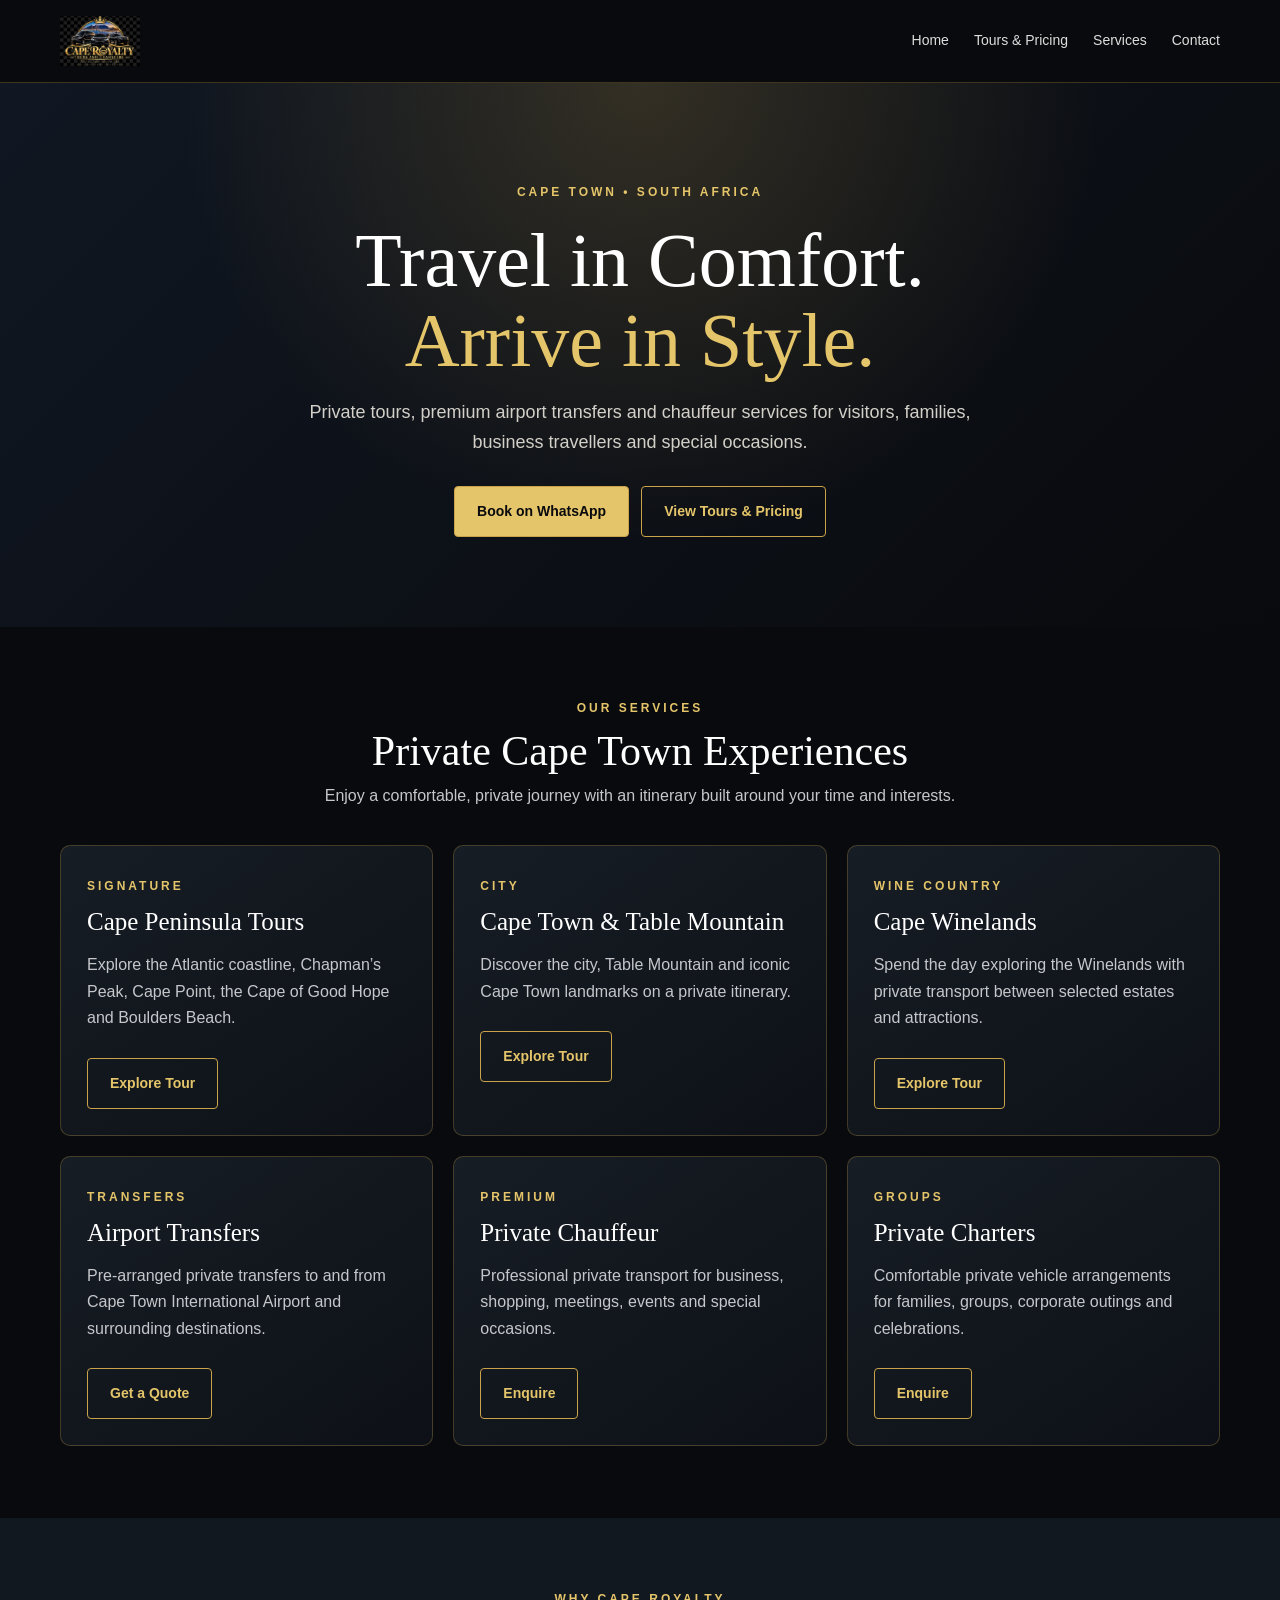
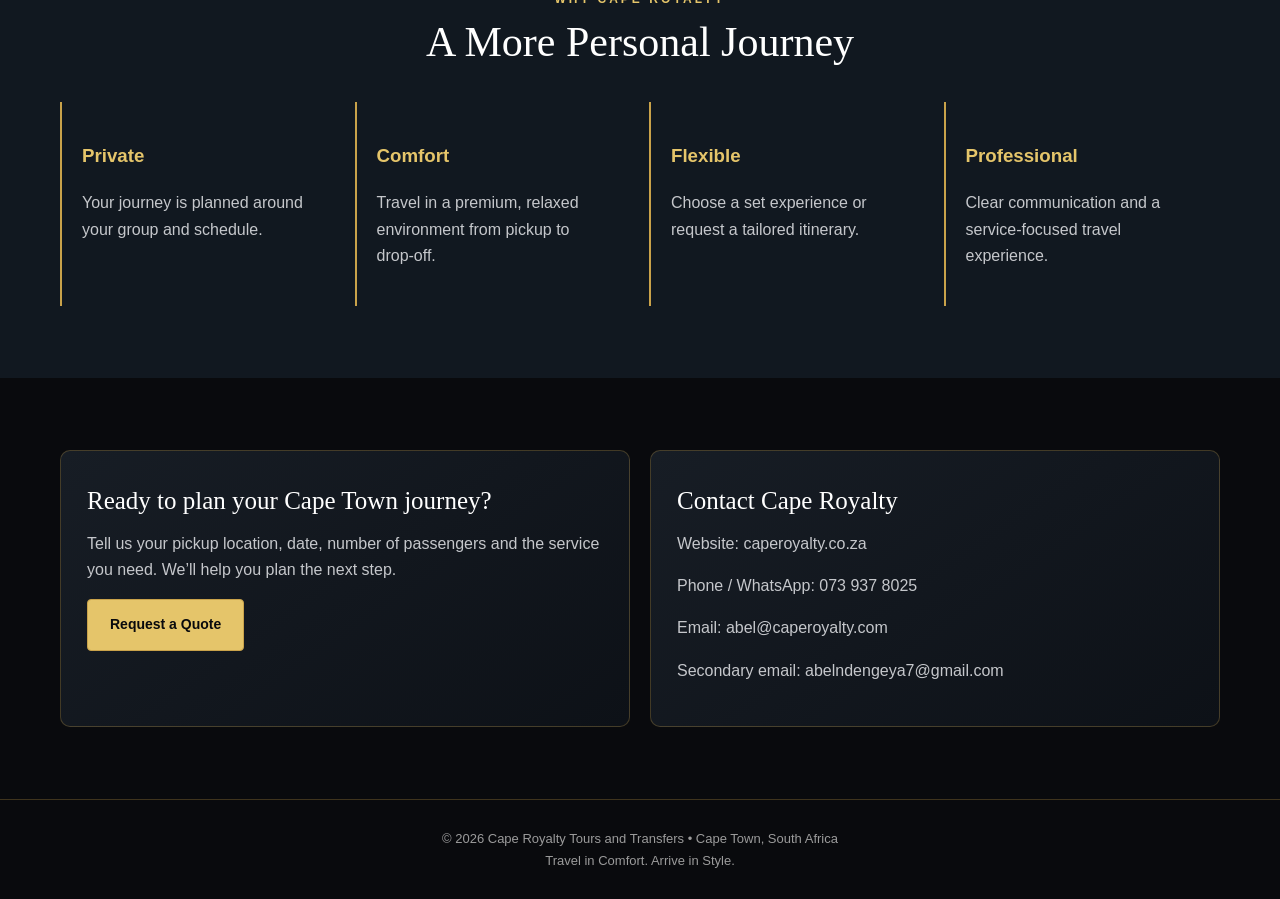
<file: index.html>
<!DOCTYPE html>
<html lang="en"><head><meta charset="UTF-8"><meta name="viewport" content="width=device-width,initial-scale=1.0">
<title>Cape Royalty Tours and Transfers | Cape Town</title>
<meta name="description" content="Cape Royalty Tours and Transfers offers private Cape Town tours, airport transfers and chauffeur services.">
  <meta name="google-site-verification" content="u1oE7fzO0RrzIOV74eNMvniy3OuHNX-m826Olf2cWMs" /><meta name="google-site-verification" content="u1oE7fzO0RrzIOV74eNMvniy3OuHNX-m826Olf2cWMs" /><meta name="google-site-verification" content="u1oE7fzO0RrzIOV74eNMvniy3OuHNX-m826Olf2cWMs" /><meta name="google-site-verification" content="u1oE7fzO0RrzIOV74eNMvniy3OuHNX-m826Olf2cWMs" /><meta name="google-site-verification" content="u1oE7fzO0RrzIOV74eNMvniy3OuHNX-m826Olf2cWMs" />
  
<style>
:root{--gold:#c9a24a;--gold2:#e5c56a;--ink:#090a0d;--panel:#151a21;--muted:#c5c7cb;--line:rgba(201,162,74,.28)}*{box-sizing:border-box}html{scroll-behavior:smooth}body{margin:0;background:var(--ink);color:#fff;font:16px/1.65 Arial,Helvetica,sans-serif}a{color:inherit;text-decoration:none}.wrap{width:min(1160px,92%);margin:auto}.nav{border-bottom:1px solid var(--line);background:#090a0d}.navin{min-height:82px;display:flex;align-items:center;justify-content:space-between;gap:20px}.brand{display:flex;align-items:center;gap:12px;color:var(--gold2);font-family:Georgia,serif;font-size:20px;letter-spacing:2px}.brand small{display:block;color:#fff;font:10px Arial;letter-spacing:3px}.links{display:flex;gap:25px;color:#ddd;font-size:14px}.links a:hover{color:var(--gold2)}.hero{padding:100px 0 90px;text-align:center;background:radial-gradient(circle at 50% 0,rgba(201,162,74,.2),transparent 55%),linear-gradient(135deg,#101722,#090a0d)}.eyebrow,.tag{color:var(--gold2);font-size:12px;letter-spacing:3px;text-transform:uppercase;font-weight:bold}.hero h1{font:clamp(42px,7vw,76px)/1.05 Georgia,serif;margin:18px 0}.gold{color:var(--gold2)}.hero p{max-width:720px;margin:0 auto 28px;color:#d3d0c9;font-size:18px}.actions{display:flex;justify-content:center;gap:12px;flex-wrap:wrap}.btn{display:inline-block;padding:13px 22px;border:1px solid var(--gold);border-radius:4px;font-weight:bold;font-size:14px}.btn-gold{background:var(--gold2);color:#090a0d}.btn-outline{color:var(--gold2)}.section{padding:72px 0}.dark{background:#111820}.section-head{text-align:center;margin:0 auto 36px}.section-head h2{font:42px Georgia,serif;margin:8px 0}.section-head p{max-width:700px;margin:auto;color:var(--muted)}.grid{display:grid;grid-template-columns:repeat(3,1fr);gap:20px}.card,.panel{background:linear-gradient(145deg,#171d25,#0d1117);border:1px solid var(--line);border-radius:10px;padding:26px}.card h3,.panel h3{font:25px Georgia,serif;margin:10px 0}.card p,.panel p{color:#c5c7cb}.card .btn{margin-top:10px}.features{display:grid;grid-template-columns:repeat(4,1fr);gap:18px}.feature{padding:20px;border-left:2px solid var(--gold)}.feature h3{color:var(--gold2)}.feature p{color:var(--muted)}.two{display:grid;grid-template-columns:1fr 1fr;gap:20px}.footer{padding:28px 0;text-align:center;color:#9b9b9b;border-top:1px solid var(--line);font-size:13px}
@media(max-width:760px){.links{display:none}.hero{padding:70px 0}.grid,.features,.two{grid-template-columns:1fr}.section{padding:54px 0}.section-head h2{font-size:34px}}
</style></head>
<body>
<nav class="nav"><div class="wrap navin"><a class="brand" href="index.html"><img style="height:50px;width:auto;display:block"src="cape-royalty-logo.png.jpeg"alt="Cape Royalty Tours and Transferes"class-brand-logo"style="height:48px;width:auto;display:block"></a><div class="links"><a href="index.html">Home</a><a href="pricing.html">Tours & Pricing</a><a href="#services">Services</a><a href="#contact">Contact</a></div></div></nav>
<header class="hero"><div class="wrap"><div class="eyebrow">Cape Town • South Africa</div><h1>Travel in Comfort.<br><span class="gold">Arrive in Style.</span></h1><p>Private tours, premium airport transfers and chauffeur services for visitors, families, business travellers and special occasions.</p><div class="actions"><a class="btn btn-gold" href="https://wa.me/27739378025?text=Hello%20Cape%20Royalty%2C%20I%20would%20like%20to%20make%20an%20enquiry.">Book on WhatsApp</a><a class="btn btn-outline" href="pricing.html">View Tours & Pricing</a></div></div></header>
<section class="section" id="services"><div class="wrap"><div class="section-head"><div class="eyebrow">Our Services</div><h2>Private Cape Town Experiences</h2><p>Enjoy a comfortable, private journey with an itinerary built around your time and interests.</p></div>
<div class="grid">
<div class="card"><span class="tag">Signature</span><h3>Cape Peninsula Tours</h3><p>Explore the Atlantic coastline, Chapman’s Peak, Cape Point, the Cape of Good Hope and Boulders Beach.</p><a class="btn btn-outline" href="pricing.html#peninsula">Explore Tour</a></div>
<div class="card"><span class="tag">City</span><h3>Cape Town & Table Mountain</h3><p>Discover the city, Table Mountain and iconic Cape Town landmarks on a private itinerary.</p><a class="btn btn-outline" href="pricing.html#city">Explore Tour</a></div>
<div class="card"><span class="tag">Wine Country</span><h3>Cape Winelands</h3><p>Spend the day exploring the Winelands with private transport between selected estates and attractions.</p><a class="btn btn-outline" href="pricing.html#winelands">Explore Tour</a></div>
<div class="card"><span class="tag">Transfers</span><h3>Airport Transfers</h3><p>Pre-arranged private transfers to and from Cape Town International Airport and surrounding destinations.</p><a class="btn btn-outline" href="pricing.html#airport">Get a Quote</a></div>
<div class="card"><span class="tag">Premium</span><h3>Private Chauffeur</h3><p>Professional private transport for business, shopping, meetings, events and special occasions.</p><a class="btn btn-outline" href="https://wa.me/27739378025?text=Hello%20Cape%20Royalty%2C%20I%20would%20like%20a%20private%20chauffeur%20quote.">Enquire</a></div>
<div class="card"><span class="tag">Groups</span><h3>Private Charters</h3><p>Comfortable private vehicle arrangements for families, groups, corporate outings and celebrations.</p><a class="btn btn-outline" href="https://wa.me/27739378025?text=Hello%20Cape%20Royalty%2C%20I%20would%20like%20a%20private%20charter%20quote.">Enquire</a></div>
</div></div></section>
<section class="section dark"><div class="wrap"><div class="section-head"><div class="eyebrow">Why Cape Royalty</div><h2>A More Personal Journey</h2></div><div class="features">
<div class="feature"><h3>Private</h3><p>Your journey is planned around your group and schedule.</p></div>
<div class="feature"><h3>Comfort</h3><p>Travel in a premium, relaxed environment from pickup to drop-off.</p></div>
<div class="feature"><h3>Flexible</h3><p>Choose a set experience or request a tailored itinerary.</p></div>
<div class="feature"><h3>Professional</h3><p>Clear communication and a service-focused travel experience.</p></div>
</div></div></section>
<section class="section" id="contact"><div class="wrap"><div class="two"><div class="panel"><h3>Ready to plan your Cape Town journey?</h3><p>Tell us your pickup location, date, number of passengers and the service you need. We’ll help you plan the next step.</p><a class="btn btn-gold" href="https://wa.me/27739378025?text=Hello%20Cape%20Royalty%2C%20I%20would%20like%20to%20request%20a%20quote.%20My%20service%20is%3A%20">Request a Quote</a></div><div class="panel"><h3>Contact Cape Royalty</h3><p>Website: <a href="https://caperoyalty.co.za">caperoyalty.co.za</a></p><p>Phone / WhatsApp: <a href="tel:+27739378025">073 937 8025</a></p><p>Email: <a href="mailto:abel@caperoyalty.com">abel@caperoyalty.com</a></p><p>Secondary email: <a href="mailto:abelndengeya7@gmail.com">abelndengeya7@gmail.com</a></p></div></div></div></section>
<footer class="footer"><div class="wrap">© 2026 Cape Royalty Tours and Transfers • Cape Town, South Africa<br>Travel in Comfort. Arrive in Style.</div></footer>
</body></html>
</file>
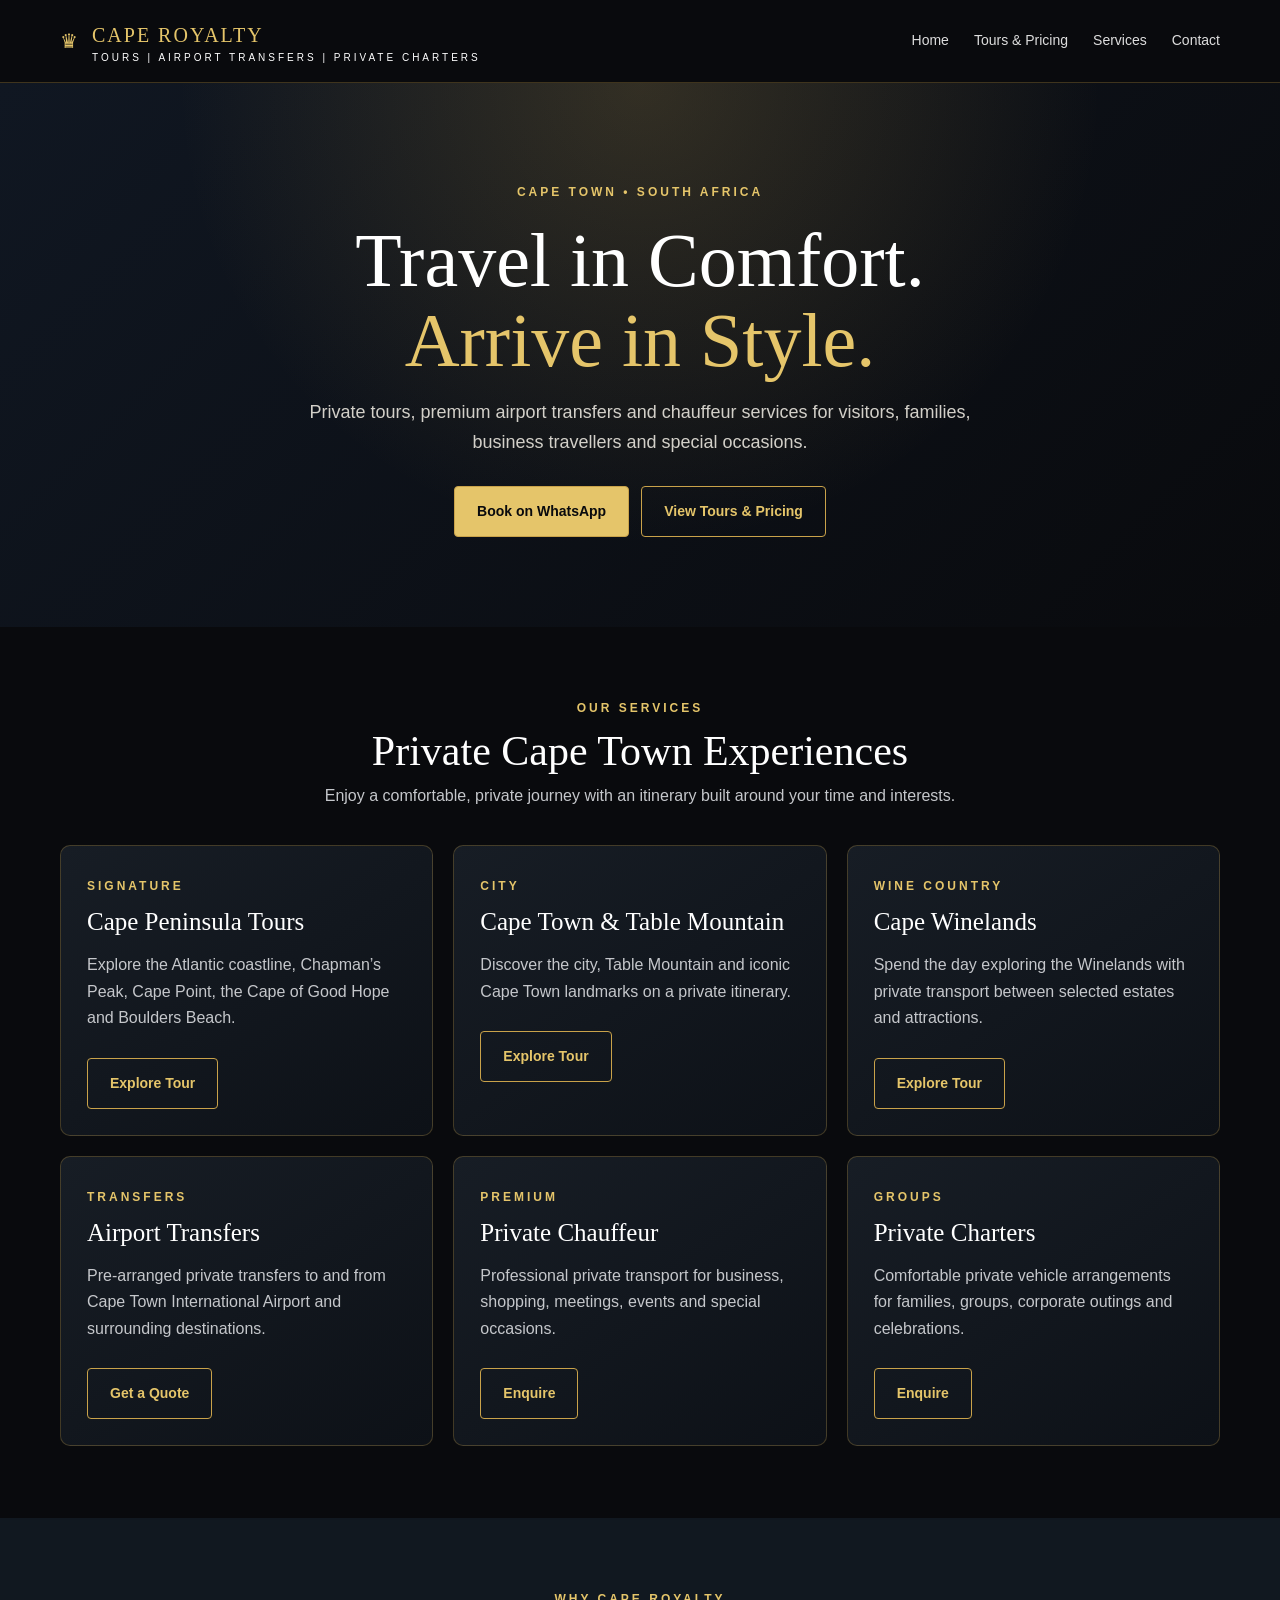
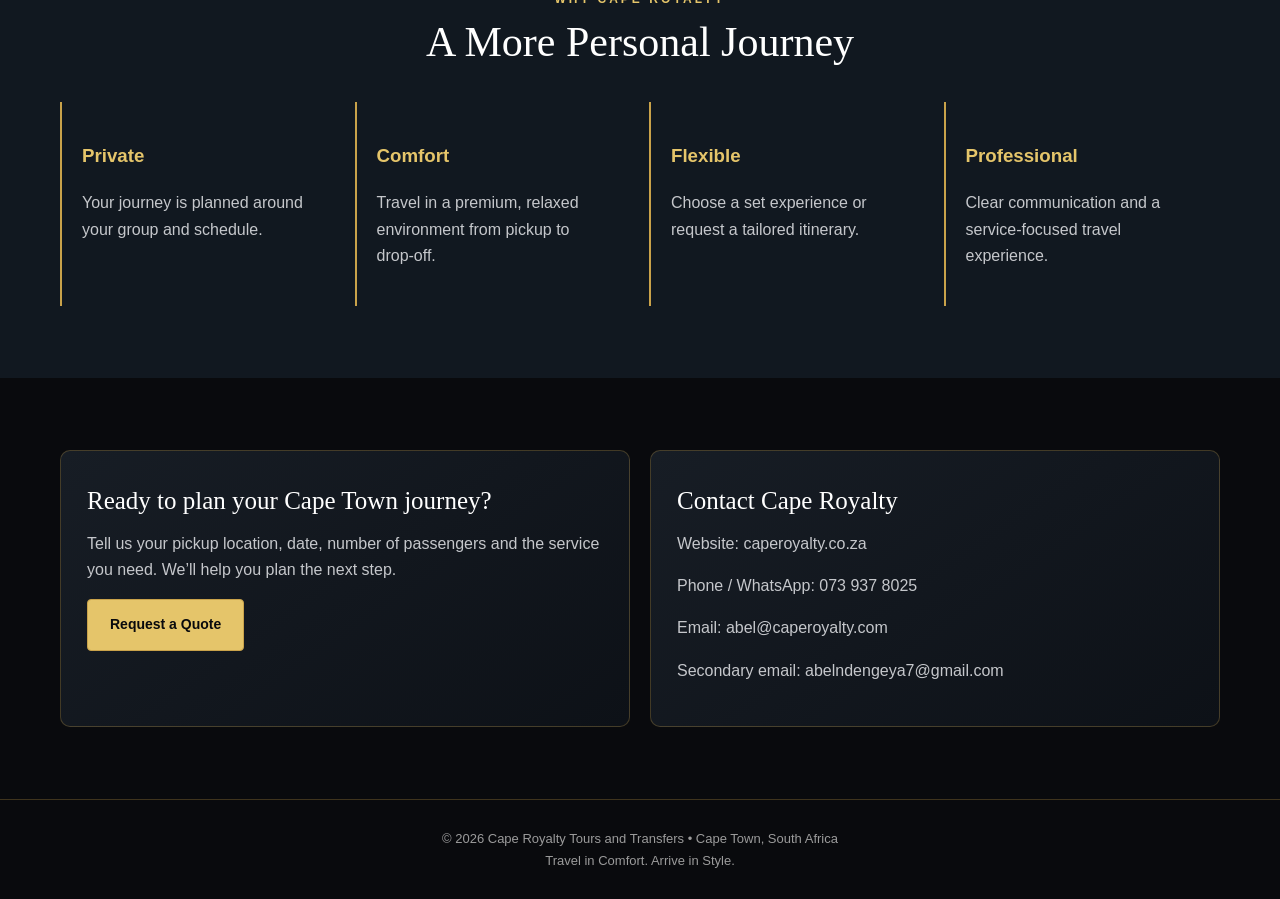
<file: cape_royalty_website 2/index.html>
<!DOCTYPE html>
<html lang="en"><head><meta charset="UTF-8"><meta name="viewport" content="width=device-width,initial-scale=1.0">
<title>Cape Royalty Tours and Transfers | Cape Town</title>
<meta name="description" content="Cape Royalty Tours and Transfers offers private Cape Town tours, airport transfers and chauffeur services.">
<style>
:root{--gold:#c9a24a;--gold2:#e5c56a;--ink:#090a0d;--panel:#151a21;--muted:#c5c7cb;--line:rgba(201,162,74,.28)}*{box-sizing:border-box}html{scroll-behavior:smooth}body{margin:0;background:var(--ink);color:#fff;font:16px/1.65 Arial,Helvetica,sans-serif}a{color:inherit;text-decoration:none}.wrap{width:min(1160px,92%);margin:auto}.nav{border-bottom:1px solid var(--line);background:#090a0d}.navin{min-height:82px;display:flex;align-items:center;justify-content:space-between;gap:20px}.brand{display:flex;align-items:center;gap:12px;color:var(--gold2);font-family:Georgia,serif;font-size:20px;letter-spacing:2px}.brand small{display:block;color:#fff;font:10px Arial;letter-spacing:3px}.links{display:flex;gap:25px;color:#ddd;font-size:14px}.links a:hover{color:var(--gold2)}.hero{padding:100px 0 90px;text-align:center;background:radial-gradient(circle at 50% 0,rgba(201,162,74,.2),transparent 55%),linear-gradient(135deg,#101722,#090a0d)}.eyebrow,.tag{color:var(--gold2);font-size:12px;letter-spacing:3px;text-transform:uppercase;font-weight:bold}.hero h1{font:clamp(42px,7vw,76px)/1.05 Georgia,serif;margin:18px 0}.gold{color:var(--gold2)}.hero p{max-width:720px;margin:0 auto 28px;color:#d3d0c9;font-size:18px}.actions{display:flex;justify-content:center;gap:12px;flex-wrap:wrap}.btn{display:inline-block;padding:13px 22px;border:1px solid var(--gold);border-radius:4px;font-weight:bold;font-size:14px}.btn-gold{background:var(--gold2);color:#090a0d}.btn-outline{color:var(--gold2)}.section{padding:72px 0}.dark{background:#111820}.section-head{text-align:center;margin:0 auto 36px}.section-head h2{font:42px Georgia,serif;margin:8px 0}.section-head p{max-width:700px;margin:auto;color:var(--muted)}.grid{display:grid;grid-template-columns:repeat(3,1fr);gap:20px}.card,.panel{background:linear-gradient(145deg,#171d25,#0d1117);border:1px solid var(--line);border-radius:10px;padding:26px}.card h3,.panel h3{font:25px Georgia,serif;margin:10px 0}.card p,.panel p{color:#c5c7cb}.card .btn{margin-top:10px}.features{display:grid;grid-template-columns:repeat(4,1fr);gap:18px}.feature{padding:20px;border-left:2px solid var(--gold)}.feature h3{color:var(--gold2)}.feature p{color:var(--muted)}.two{display:grid;grid-template-columns:1fr 1fr;gap:20px}.footer{padding:28px 0;text-align:center;color:#9b9b9b;border-top:1px solid var(--line);font-size:13px}
@media(max-width:760px){.links{display:none}.hero{padding:70px 0}.grid,.features,.two{grid-template-columns:1fr}.section{padding:54px 0}.section-head h2{font-size:34px}}
</style></head>
<body>
<nav class="nav"><div class="wrap navin"><a class="brand" href="index.html"><span aria-hidden="true">♛</span><span>CAPE ROYALTY<small>TOURS | AIRPORT TRANSFERS | PRIVATE CHARTERS</small></span></a><div class="links"><a href="index.html">Home</a><a href="pricing.html">Tours & Pricing</a><a href="#services">Services</a><a href="#contact">Contact</a></div></div></nav>
<header class="hero"><div class="wrap"><div class="eyebrow">Cape Town • South Africa</div><h1>Travel in Comfort.<br><span class="gold">Arrive in Style.</span></h1><p>Private tours, premium airport transfers and chauffeur services for visitors, families, business travellers and special occasions.</p><div class="actions"><a class="btn btn-gold" href="https://wa.me/27739378025?text=Hello%20Cape%20Royalty%2C%20I%20would%20like%20to%20make%20an%20enquiry.">Book on WhatsApp</a><a class="btn btn-outline" href="pricing.html">View Tours & Pricing</a></div></div></header>
<section class="section" id="services"><div class="wrap"><div class="section-head"><div class="eyebrow">Our Services</div><h2>Private Cape Town Experiences</h2><p>Enjoy a comfortable, private journey with an itinerary built around your time and interests.</p></div>
<div class="grid">
<div class="card"><span class="tag">Signature</span><h3>Cape Peninsula Tours</h3><p>Explore the Atlantic coastline, Chapman’s Peak, Cape Point, the Cape of Good Hope and Boulders Beach.</p><a class="btn btn-outline" href="pricing.html#peninsula">Explore Tour</a></div>
<div class="card"><span class="tag">City</span><h3>Cape Town & Table Mountain</h3><p>Discover the city, Table Mountain and iconic Cape Town landmarks on a private itinerary.</p><a class="btn btn-outline" href="pricing.html#city">Explore Tour</a></div>
<div class="card"><span class="tag">Wine Country</span><h3>Cape Winelands</h3><p>Spend the day exploring the Winelands with private transport between selected estates and attractions.</p><a class="btn btn-outline" href="pricing.html#winelands">Explore Tour</a></div>
<div class="card"><span class="tag">Transfers</span><h3>Airport Transfers</h3><p>Pre-arranged private transfers to and from Cape Town International Airport and surrounding destinations.</p><a class="btn btn-outline" href="pricing.html#airport">Get a Quote</a></div>
<div class="card"><span class="tag">Premium</span><h3>Private Chauffeur</h3><p>Professional private transport for business, shopping, meetings, events and special occasions.</p><a class="btn btn-outline" href="https://wa.me/27739378025?text=Hello%20Cape%20Royalty%2C%20I%20would%20like%20a%20private%20chauffeur%20quote.">Enquire</a></div>
<div class="card"><span class="tag">Groups</span><h3>Private Charters</h3><p>Comfortable private vehicle arrangements for families, groups, corporate outings and celebrations.</p><a class="btn btn-outline" href="https://wa.me/27739378025?text=Hello%20Cape%20Royalty%2C%20I%20would%20like%20a%20private%20charter%20quote.">Enquire</a></div>
</div></div></section>
<section class="section dark"><div class="wrap"><div class="section-head"><div class="eyebrow">Why Cape Royalty</div><h2>A More Personal Journey</h2></div><div class="features">
<div class="feature"><h3>Private</h3><p>Your journey is planned around your group and schedule.</p></div>
<div class="feature"><h3>Comfort</h3><p>Travel in a premium, relaxed environment from pickup to drop-off.</p></div>
<div class="feature"><h3>Flexible</h3><p>Choose a set experience or request a tailored itinerary.</p></div>
<div class="feature"><h3>Professional</h3><p>Clear communication and a service-focused travel experience.</p></div>
</div></div></section>
<section class="section" id="contact"><div class="wrap"><div class="two"><div class="panel"><h3>Ready to plan your Cape Town journey?</h3><p>Tell us your pickup location, date, number of passengers and the service you need. We’ll help you plan the next step.</p><a class="btn btn-gold" href="https://wa.me/27739378025?text=Hello%20Cape%20Royalty%2C%20I%20would%20like%20to%20request%20a%20quote.%20My%20service%20is%3A%20">Request a Quote</a></div><div class="panel"><h3>Contact Cape Royalty</h3><p>Website: <a href="https://caperoyalty.co.za">caperoyalty.co.za</a></p><p>Phone / WhatsApp: <a href="tel:+27739378025">073 937 8025</a></p><p>Email: <a href="mailto:abel@caperoyalty.com">abel@caperoyalty.com</a></p><p>Secondary email: <a href="mailto:abelndengeya7@gmail.com">abelndengeya7@gmail.com</a></p></div></div></div></section>
<footer class="footer"><div class="wrap">© 2026 Cape Royalty Tours and Transfers • Cape Town, South Africa<br>Travel in Comfort. Arrive in Style.</div></footer>
</body></html>
</file>
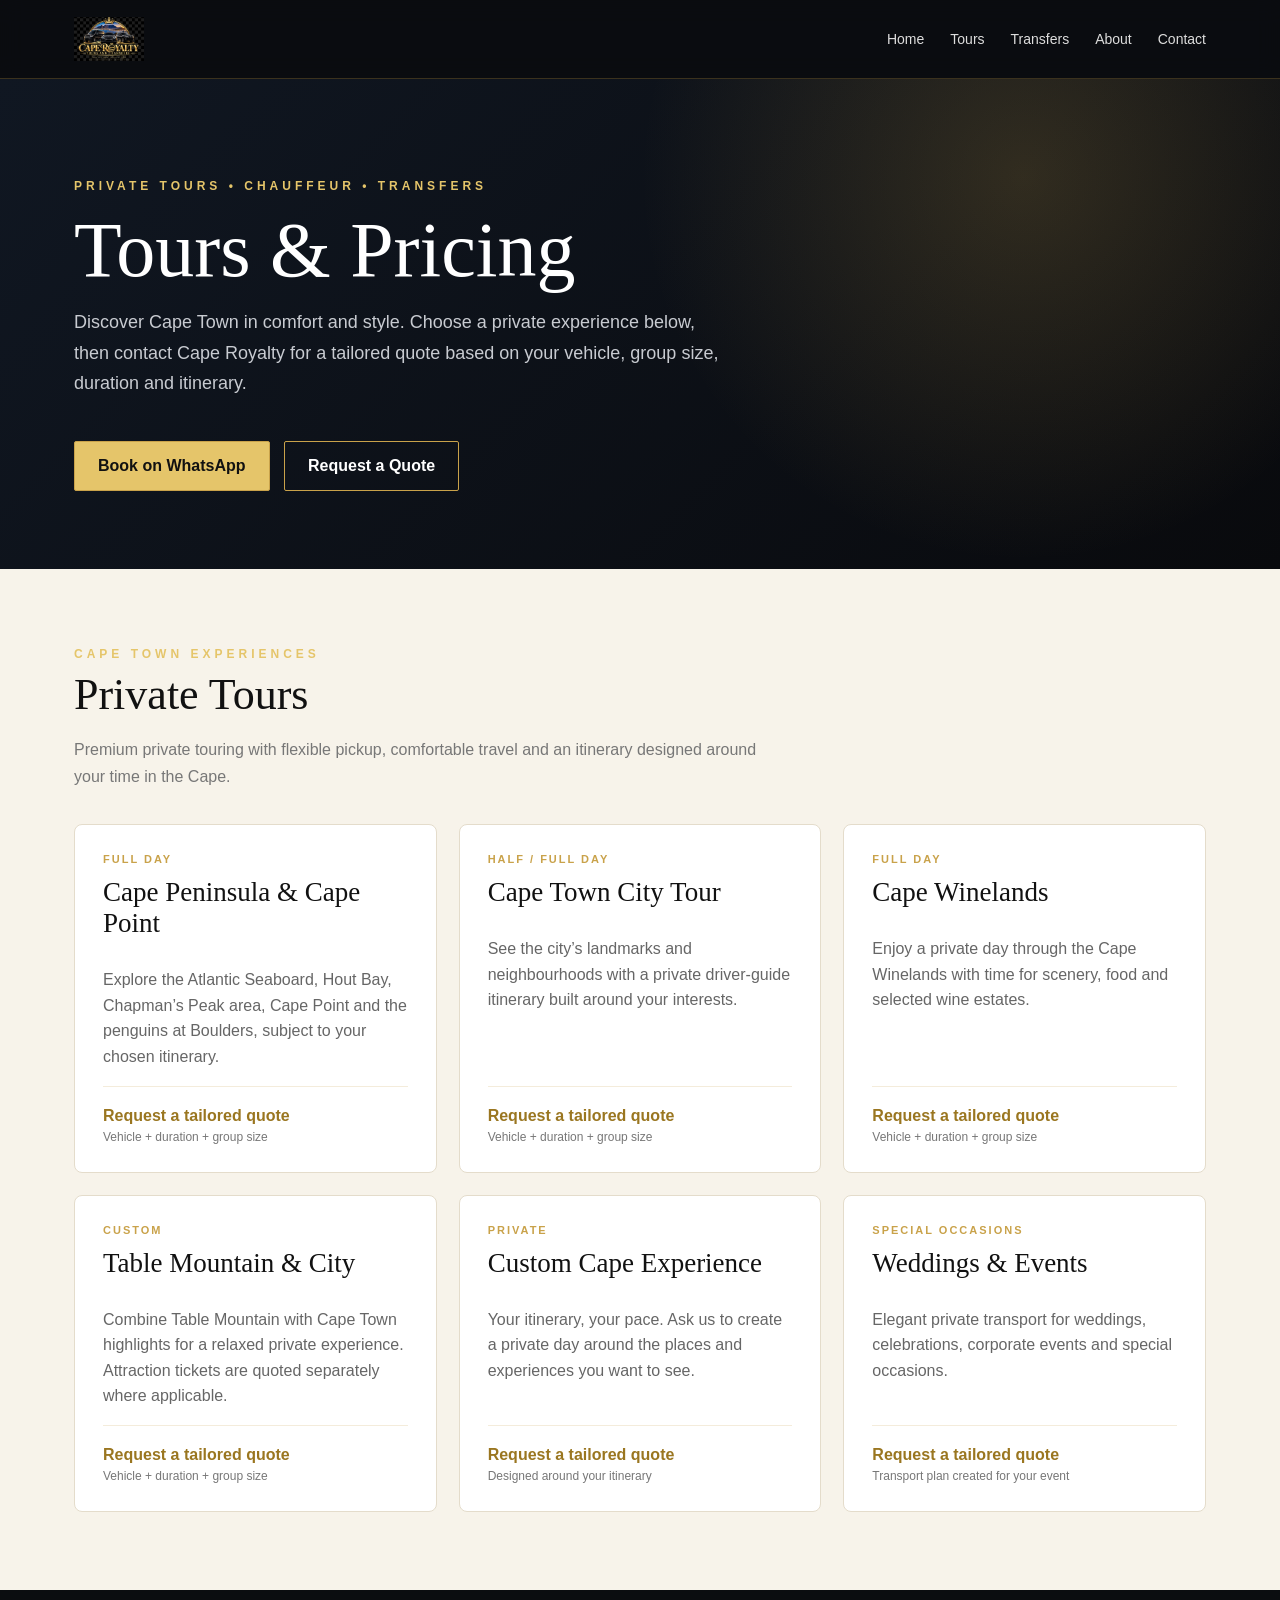
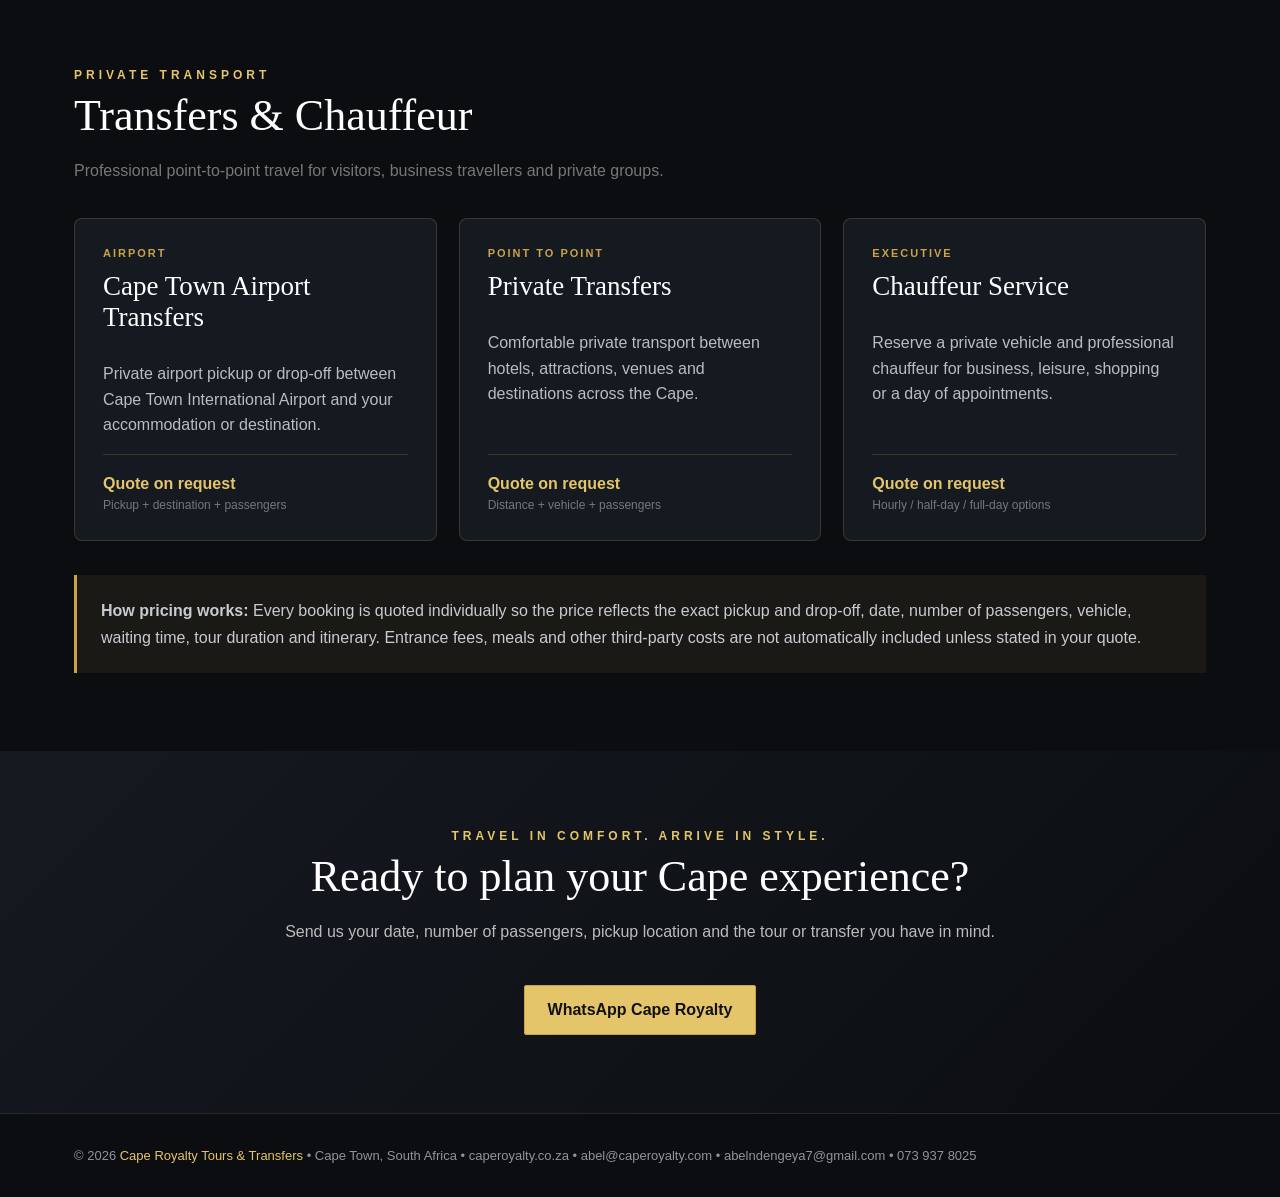
<file: pricing.html>
<!DOCTYPE html>
<html lang="en">
<head>
<meta charset="UTF-8">
<meta name="viewport" content="width=device-width, initial-scale=1.0">
<title>Cape Royalty | Tours & Pricing</title>
<style>
:root{--gold:#c9a24a;--gold2:#e5c56a;--ink:#0b0d10;--navy:#101722;--cream:#f7f3ea;--muted:#a9adb5}
*{box-sizing:border-box} body{margin:0;background:var(--ink);color:#fff;font-family:Inter,Arial,sans-serif}
a{text-decoration:none;color:inherit}.wrap{max-width:1180px;margin:auto;padding:0 24px}
header{position:sticky;top:0;z-index:10;background:rgba(11,13,16,.94);backdrop-filter:blur(12px);border-bottom:1px solid rgba(201,162,74,.25)}
.nav{height:78px;display:flex;align-items:center;justify-content:space-between}.brand{font-family:Georgia,serif;letter-spacing:2px;font-size:20px}.brand-logo{height:44px;width:auto;max-width:210px;display:block}color:var(--gold2)}.brand small{display:block;font:10px Arial;letter-spacing:3px;color:#fff;margin-top:5px}
nav{display:flex;gap:26px;font-size:14px;color:#ddd}nav a:hover{color:var(--gold2)}
.hero{padding:100px 0 78px;background:radial-gradient(circle at 80% 20%,rgba(201,162,74,.20),transparent 35%),linear-gradient(135deg,#101722,#090a0d)}
.kicker{color:var(--gold2);letter-spacing:4px;font-size:12px;font-weight:700}.hero h1{font:clamp(42px,7vw,78px) Georgia,serif;line-height:1;margin:18px 0}.hero p{max-width:650px;color:#c8cbd1;font-size:18px;line-height:1.7}.btn{display:inline-block;margin-top:24px;padding:15px 23px;border:1px solid var(--gold);color:#111;background:var(--gold2);font-weight:800;border-radius:2px}.btn.alt{background:transparent;color:#fff;margin-left:10px}
.section{padding:78px 0}.section.light{background:var(--cream);color:#111}.section h2{font:44px Georgia,serif;margin:8px 0 12px}.lead{color:#777;max-width:700px;line-height:1.7}.grid{display:grid;grid-template-columns:repeat(3,1fr);gap:22px;margin-top:34px}
.card{background:#151a21;border:1px solid rgba(201,162,74,.22);padding:28px;border-radius:8px;display:flex;flex-direction:column;min-height:260px}.light .card{background:#fff;border-color:#e4dccb}.tag{font-size:11px;letter-spacing:2px;color:var(--gold);font-weight:800}.card h3{font:27px Georgia,serif;margin:12px 0}.card p{color:#b8bcc4;line-height:1.6}.light .card p{color:#666}.price{margin-top:auto;padding-top:20px;border-top:1px solid rgba(201,162,74,.2);font-weight:800;color:var(--gold2)}.light .price{color:#9a7620}.price span{display:block;color:#777;font-size:12px;font-weight:400;margin-top:5px}
.note{margin-top:34px;padding:22px 24px;border-left:3px solid var(--gold);background:rgba(201,162,74,.08);color:#c8cbd1;line-height:1.7}.light .note{background:#eee8dc;color:#555}
.booking{background:linear-gradient(135deg,#151a21,#0b0d10);text-align:center}.booking p{color:#bbb;line-height:1.7}.footer{padding:34px 0;color:#8f949d;border-top:1px solid #252a31;font-size:13px}.gold{color:var(--gold2)}
@media(max-width:800px){nav{display:none}.grid{grid-template-columns:1fr}.hero{padding-top:75px}.btn.alt{margin-left:0;margin-top:12px}.section{padding:58px 0}}
</style>
</head>
<body>
<header><div class="wrap nav">
  <a class="brand" href="index.html"><img src="cape-royalty-logo.png.jpeg" alt="Cape Royalty Tours and Transfers" class="brand-logo"></a>
  <nav><a href="#">Home</a><a href="#">Tours</a><a href="#">Transfers</a><a href="#">About</a><a href="#">Contact</a></nav>
</div></header>

<section class="hero"><div class="wrap">
  <div class="kicker">PRIVATE TOURS • CHAUFFEUR • TRANSFERS</div>
  <h1>Tours &amp; Pricing</h1>
  <p>Discover Cape Town in comfort and style. Choose a private experience below, then contact Cape Royalty for a tailored quote based on your vehicle, group size, duration and itinerary.</p>
  <a class="btn" href="https://wa.me/27739378025?text=Hello%20Cape%20Royalty%2C%20I%27d%20like%20a%20tour%20quote.">Book on WhatsApp</a>
  <a class="btn alt" href="mailto:abel@caperoyalty.com">Request a Quote</a>
</div></section>

<section class="section light"><div class="wrap">
  <div class="kicker">CAPE TOWN EXPERIENCES</div><h2>Private Tours</h2>
  <p class="lead">Premium private touring with flexible pickup, comfortable travel and an itinerary designed around your time in the Cape.</p>
  <div class="grid">
    <article class="card"><div class="tag">FULL DAY</div><h3>Cape Peninsula &amp; Cape Point</h3><p>Explore the Atlantic Seaboard, Hout Bay, Chapman’s Peak area, Cape Point and the penguins at Boulders, subject to your chosen itinerary.</p><div class="price">Request a tailored quote<span>Vehicle + duration + group size</span></div></article>
    <article class="card"><div class="tag">HALF / FULL DAY</div><h3>Cape Town City Tour</h3><p>See the city’s landmarks and neighbourhoods with a private driver-guide itinerary built around your interests.</p><div class="price">Request a tailored quote<span>Vehicle + duration + group size</span></div></article>
    <article class="card"><div class="tag">FULL DAY</div><h3>Cape Winelands</h3><p>Enjoy a private day through the Cape Winelands with time for scenery, food and selected wine estates.</p><div class="price">Request a tailored quote<span>Vehicle + duration + group size</span></div></article>
    <article class="card"><div class="tag">CUSTOM</div><h3>Table Mountain &amp; City</h3><p>Combine Table Mountain with Cape Town highlights for a relaxed private experience. Attraction tickets are quoted separately where applicable.</p><div class="price">Request a tailored quote<span>Vehicle + duration + group size</span></div></article>
    <article class="card"><div class="tag">PRIVATE</div><h3>Custom Cape Experience</h3><p>Your itinerary, your pace. Ask us to create a private day around the places and experiences you want to see.</p><div class="price">Request a tailored quote<span>Designed around your itinerary</span></div></article>
    <article class="card"><div class="tag">SPECIAL OCCASIONS</div><h3>Weddings &amp; Events</h3><p>Elegant private transport for weddings, celebrations, corporate events and special occasions.</p><div class="price">Request a tailored quote<span>Transport plan created for your event</span></div></article>
  </div>
</div></section>

<section class="section"><div class="wrap">
  <div class="kicker">PRIVATE TRANSPORT</div><h2>Transfers &amp; Chauffeur</h2>
  <p class="lead">Professional point-to-point travel for visitors, business travellers and private groups.</p>
  <div class="grid">
    <article class="card"><div class="tag">AIRPORT</div><h3>Cape Town Airport Transfers</h3><p>Private airport pickup or drop-off between Cape Town International Airport and your accommodation or destination.</p><div class="price">Quote on request<span>Pickup + destination + passengers</span></div></article>
    <article class="card"><div class="tag">POINT TO POINT</div><h3>Private Transfers</h3><p>Comfortable private transport between hotels, attractions, venues and destinations across the Cape.</p><div class="price">Quote on request<span>Distance + vehicle + passengers</span></div></article>
    <article class="card"><div class="tag">EXECUTIVE</div><h3>Chauffeur Service</h3><p>Reserve a private vehicle and professional chauffeur for business, leisure, shopping or a day of appointments.</p><div class="price">Quote on request<span>Hourly / half-day / full-day options</span></div></article>
  </div>
  <div class="note"><strong>How pricing works:</strong> Every booking is quoted individually so the price reflects the exact pickup and drop-off, date, number of passengers, vehicle, waiting time, tour duration and itinerary. Entrance fees, meals and other third-party costs are not automatically included unless stated in your quote.</div>
</div></section>

<section class="section booking"><div class="wrap">
  <div class="kicker">TRAVEL IN COMFORT. ARRIVE IN STYLE.</div>
  <h2>Ready to plan your Cape experience?</h2>
  <p>Send us your date, number of passengers, pickup location and the tour or transfer you have in mind.</p>
  <a class="btn" href="https://wa.me/27739378025?text=Hello%20Cape%20Royalty%2C%20I%27d%20like%20to%20plan%20a%20tour%20or%20transfer.%20Date%3A%20%20Passengers%3A%20%20Pickup%3A%20%20Service%3A">WhatsApp Cape Royalty</a>
</div></section>

<footer class="footer"><div class="wrap">© 2026 <span class="gold">Cape Royalty Tours &amp; Transfers</span> • Cape Town, South Africa • caperoyalty.co.za • abel@caperoyalty.com • abelndengeya7@gmail.com • 073 937 8025</div></footer>
</body>
</html>
</file>
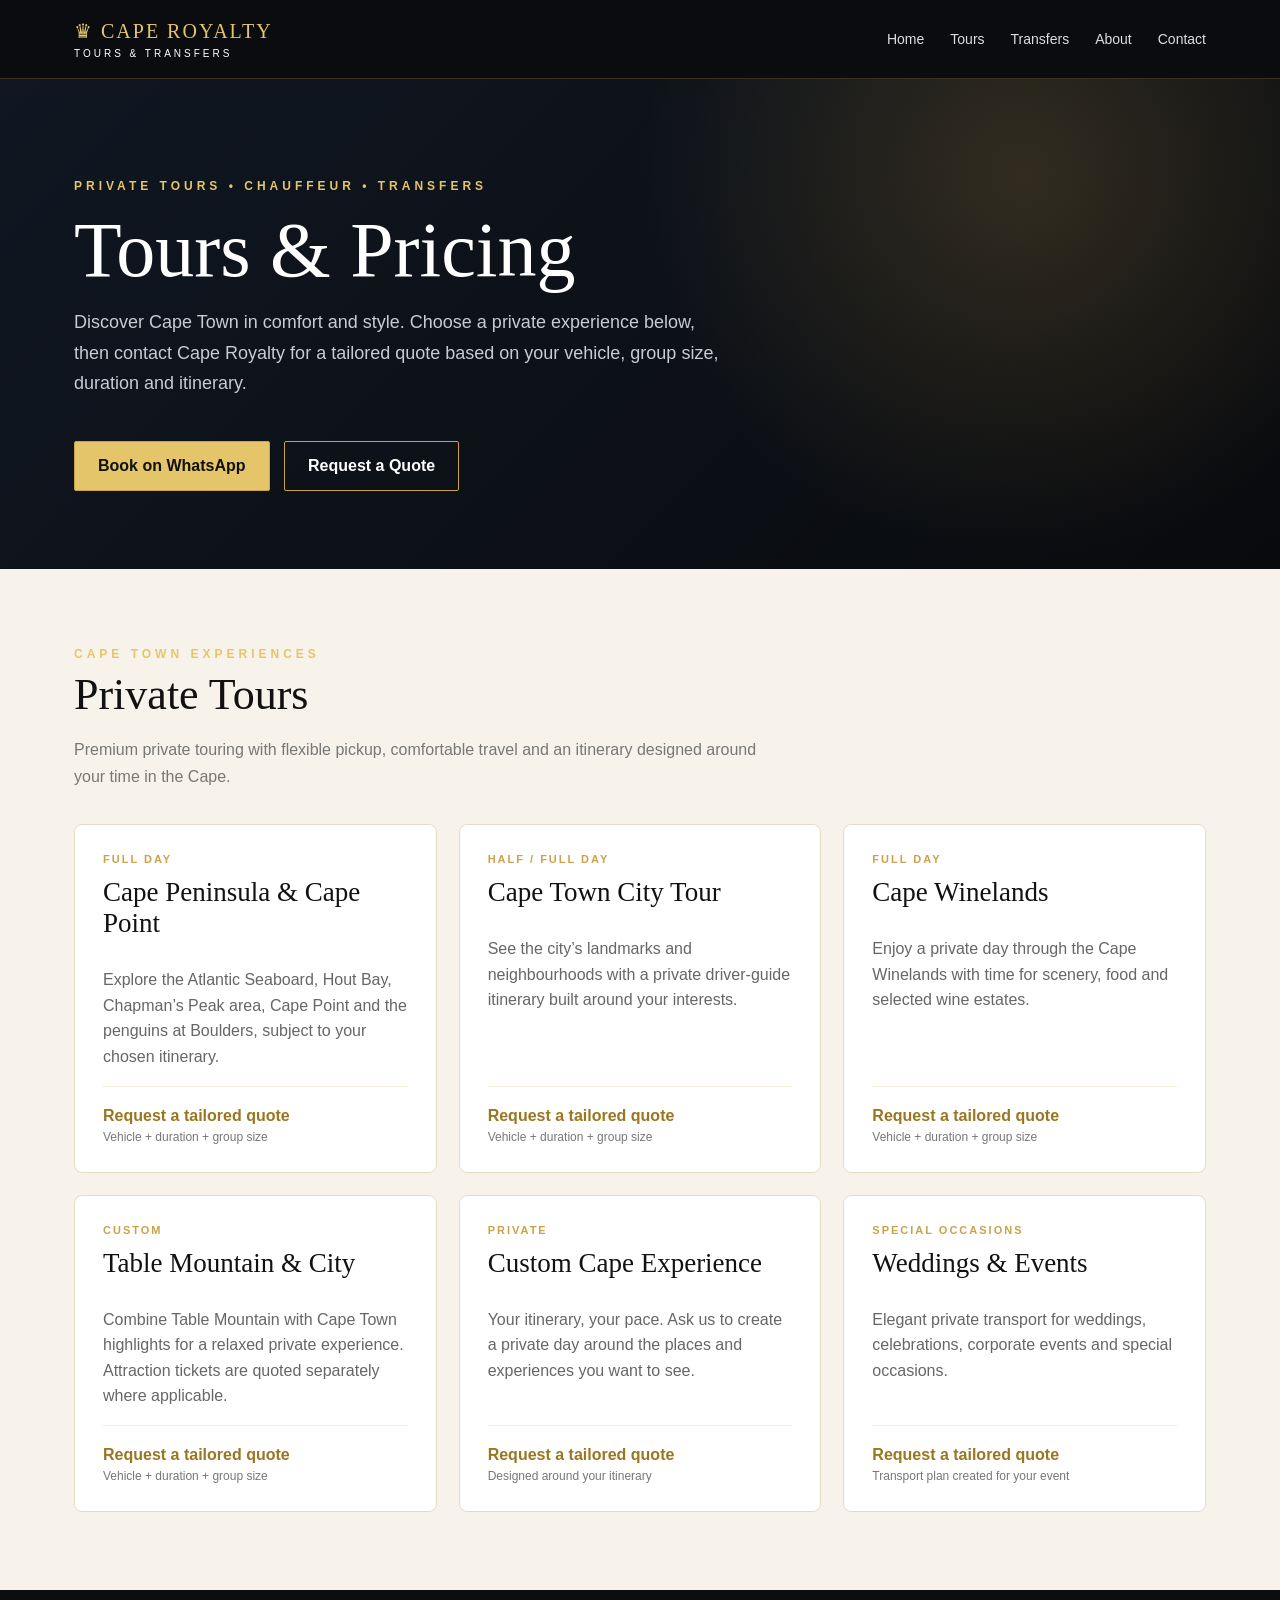
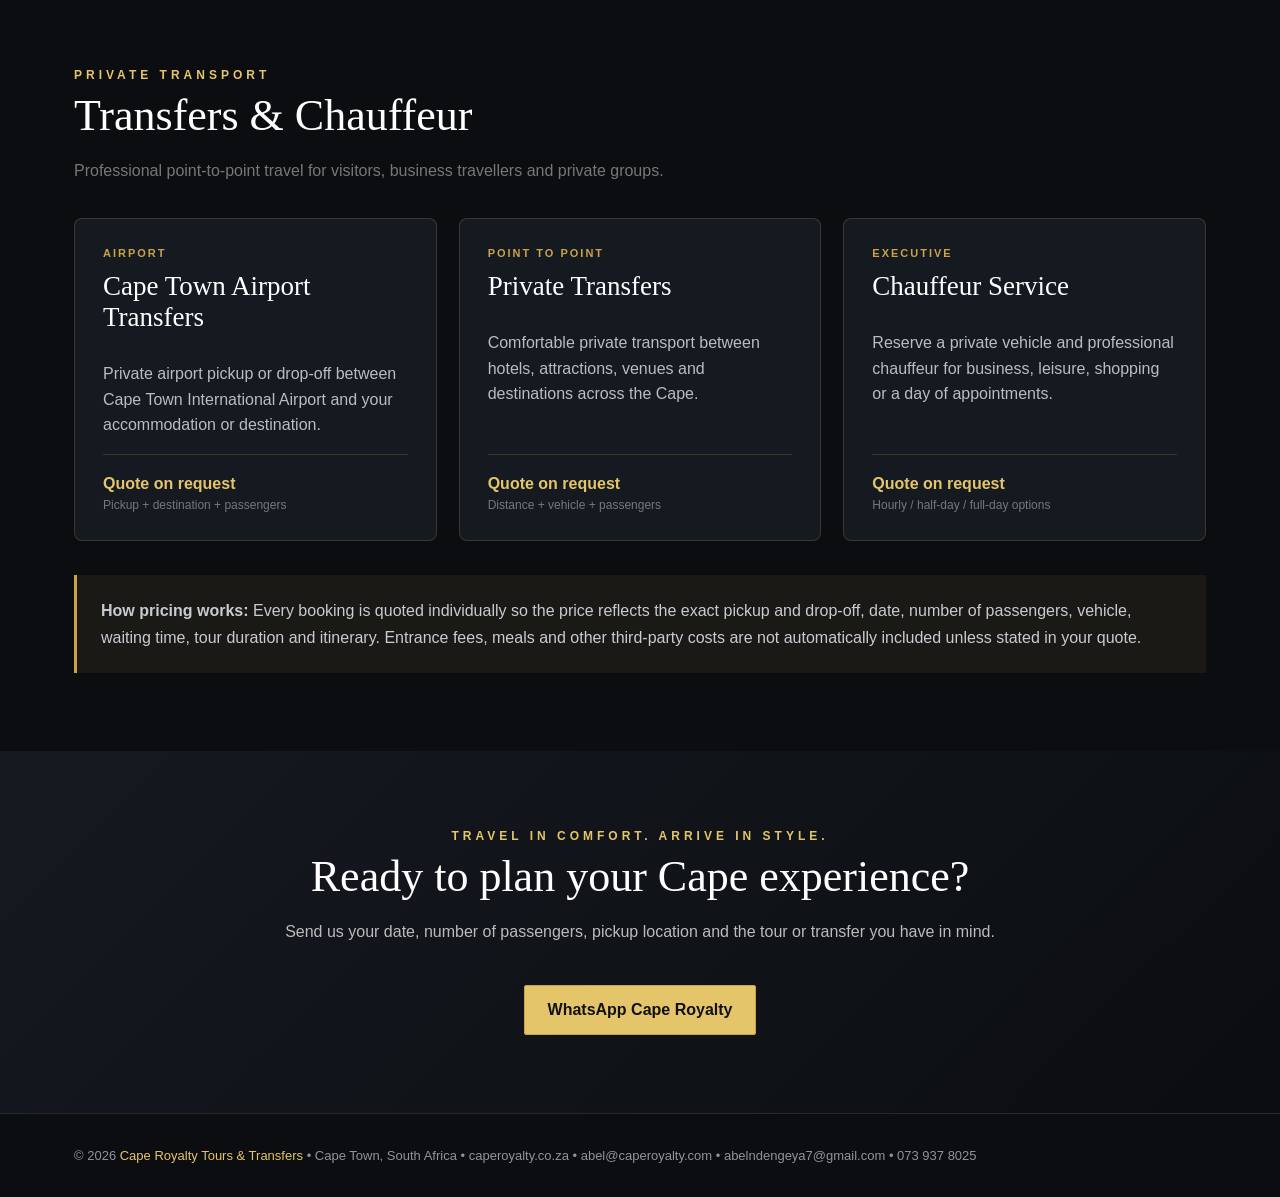
<file: cape_royalty_website 2/pricing.html>
<!DOCTYPE html>
<html lang="en">
<head>
<meta charset="UTF-8">
<meta name="viewport" content="width=device-width, initial-scale=1.0">
<title>Cape Royalty | Tours & Pricing</title>
<style>
:root{--gold:#c9a24a;--gold2:#e5c56a;--ink:#0b0d10;--navy:#101722;--cream:#f7f3ea;--muted:#a9adb5}
*{box-sizing:border-box} body{margin:0;background:var(--ink);color:#fff;font-family:Inter,Arial,sans-serif}
a{text-decoration:none;color:inherit}.wrap{max-width:1180px;margin:auto;padding:0 24px}
header{position:sticky;top:0;z-index:10;background:rgba(11,13,16,.94);backdrop-filter:blur(12px);border-bottom:1px solid rgba(201,162,74,.25)}
.nav{height:78px;display:flex;align-items:center;justify-content:space-between}.brand{font-family:Georgia,serif;letter-spacing:2px;font-size:20px;color:var(--gold2)}.brand small{display:block;font:10px Arial;letter-spacing:3px;color:#fff;margin-top:5px}
nav{display:flex;gap:26px;font-size:14px;color:#ddd}nav a:hover{color:var(--gold2)}
.hero{padding:100px 0 78px;background:radial-gradient(circle at 80% 20%,rgba(201,162,74,.20),transparent 35%),linear-gradient(135deg,#101722,#090a0d)}
.kicker{color:var(--gold2);letter-spacing:4px;font-size:12px;font-weight:700}.hero h1{font:clamp(42px,7vw,78px) Georgia,serif;line-height:1;margin:18px 0}.hero p{max-width:650px;color:#c8cbd1;font-size:18px;line-height:1.7}.btn{display:inline-block;margin-top:24px;padding:15px 23px;border:1px solid var(--gold);color:#111;background:var(--gold2);font-weight:800;border-radius:2px}.btn.alt{background:transparent;color:#fff;margin-left:10px}
.section{padding:78px 0}.section.light{background:var(--cream);color:#111}.section h2{font:44px Georgia,serif;margin:8px 0 12px}.lead{color:#777;max-width:700px;line-height:1.7}.grid{display:grid;grid-template-columns:repeat(3,1fr);gap:22px;margin-top:34px}
.card{background:#151a21;border:1px solid rgba(201,162,74,.22);padding:28px;border-radius:8px;display:flex;flex-direction:column;min-height:260px}.light .card{background:#fff;border-color:#e4dccb}.tag{font-size:11px;letter-spacing:2px;color:var(--gold);font-weight:800}.card h3{font:27px Georgia,serif;margin:12px 0}.card p{color:#b8bcc4;line-height:1.6}.light .card p{color:#666}.price{margin-top:auto;padding-top:20px;border-top:1px solid rgba(201,162,74,.2);font-weight:800;color:var(--gold2)}.light .price{color:#9a7620}.price span{display:block;color:#777;font-size:12px;font-weight:400;margin-top:5px}
.note{margin-top:34px;padding:22px 24px;border-left:3px solid var(--gold);background:rgba(201,162,74,.08);color:#c8cbd1;line-height:1.7}.light .note{background:#eee8dc;color:#555}
.booking{background:linear-gradient(135deg,#151a21,#0b0d10);text-align:center}.booking p{color:#bbb;line-height:1.7}.footer{padding:34px 0;color:#8f949d;border-top:1px solid #252a31;font-size:13px}.gold{color:var(--gold2)}
@media(max-width:800px){nav{display:none}.grid{grid-template-columns:1fr}.hero{padding-top:75px}.btn.alt{margin-left:0;margin-top:12px}.section{padding:58px 0}}
</style>
</head>
<body>
<header><div class="wrap nav">
  <a class="brand" href="index.html"><span>♛ CAPE ROYALTY</span><small>TOURS &amp; TRANSFERS</small></a>
  <nav><a href="#">Home</a><a href="#">Tours</a><a href="#">Transfers</a><a href="#">About</a><a href="#">Contact</a></nav>
</div></header>

<section class="hero"><div class="wrap">
  <div class="kicker">PRIVATE TOURS • CHAUFFEUR • TRANSFERS</div>
  <h1>Tours &amp; Pricing</h1>
  <p>Discover Cape Town in comfort and style. Choose a private experience below, then contact Cape Royalty for a tailored quote based on your vehicle, group size, duration and itinerary.</p>
  <a class="btn" href="https://wa.me/27739378025?text=Hello%20Cape%20Royalty%2C%20I%27d%20like%20a%20tour%20quote.">Book on WhatsApp</a>
  <a class="btn alt" href="mailto:abel@caperoyalty.com">Request a Quote</a>
</div></section>

<section class="section light"><div class="wrap">
  <div class="kicker">CAPE TOWN EXPERIENCES</div><h2>Private Tours</h2>
  <p class="lead">Premium private touring with flexible pickup, comfortable travel and an itinerary designed around your time in the Cape.</p>
  <div class="grid">
    <article class="card"><div class="tag">FULL DAY</div><h3>Cape Peninsula &amp; Cape Point</h3><p>Explore the Atlantic Seaboard, Hout Bay, Chapman’s Peak area, Cape Point and the penguins at Boulders, subject to your chosen itinerary.</p><div class="price">Request a tailored quote<span>Vehicle + duration + group size</span></div></article>
    <article class="card"><div class="tag">HALF / FULL DAY</div><h3>Cape Town City Tour</h3><p>See the city’s landmarks and neighbourhoods with a private driver-guide itinerary built around your interests.</p><div class="price">Request a tailored quote<span>Vehicle + duration + group size</span></div></article>
    <article class="card"><div class="tag">FULL DAY</div><h3>Cape Winelands</h3><p>Enjoy a private day through the Cape Winelands with time for scenery, food and selected wine estates.</p><div class="price">Request a tailored quote<span>Vehicle + duration + group size</span></div></article>
    <article class="card"><div class="tag">CUSTOM</div><h3>Table Mountain &amp; City</h3><p>Combine Table Mountain with Cape Town highlights for a relaxed private experience. Attraction tickets are quoted separately where applicable.</p><div class="price">Request a tailored quote<span>Vehicle + duration + group size</span></div></article>
    <article class="card"><div class="tag">PRIVATE</div><h3>Custom Cape Experience</h3><p>Your itinerary, your pace. Ask us to create a private day around the places and experiences you want to see.</p><div class="price">Request a tailored quote<span>Designed around your itinerary</span></div></article>
    <article class="card"><div class="tag">SPECIAL OCCASIONS</div><h3>Weddings &amp; Events</h3><p>Elegant private transport for weddings, celebrations, corporate events and special occasions.</p><div class="price">Request a tailored quote<span>Transport plan created for your event</span></div></article>
  </div>
</div></section>

<section class="section"><div class="wrap">
  <div class="kicker">PRIVATE TRANSPORT</div><h2>Transfers &amp; Chauffeur</h2>
  <p class="lead">Professional point-to-point travel for visitors, business travellers and private groups.</p>
  <div class="grid">
    <article class="card"><div class="tag">AIRPORT</div><h3>Cape Town Airport Transfers</h3><p>Private airport pickup or drop-off between Cape Town International Airport and your accommodation or destination.</p><div class="price">Quote on request<span>Pickup + destination + passengers</span></div></article>
    <article class="card"><div class="tag">POINT TO POINT</div><h3>Private Transfers</h3><p>Comfortable private transport between hotels, attractions, venues and destinations across the Cape.</p><div class="price">Quote on request<span>Distance + vehicle + passengers</span></div></article>
    <article class="card"><div class="tag">EXECUTIVE</div><h3>Chauffeur Service</h3><p>Reserve a private vehicle and professional chauffeur for business, leisure, shopping or a day of appointments.</p><div class="price">Quote on request<span>Hourly / half-day / full-day options</span></div></article>
  </div>
  <div class="note"><strong>How pricing works:</strong> Every booking is quoted individually so the price reflects the exact pickup and drop-off, date, number of passengers, vehicle, waiting time, tour duration and itinerary. Entrance fees, meals and other third-party costs are not automatically included unless stated in your quote.</div>
</div></section>

<section class="section booking"><div class="wrap">
  <div class="kicker">TRAVEL IN COMFORT. ARRIVE IN STYLE.</div>
  <h2>Ready to plan your Cape experience?</h2>
  <p>Send us your date, number of passengers, pickup location and the tour or transfer you have in mind.</p>
  <a class="btn" href="https://wa.me/27739378025?text=Hello%20Cape%20Royalty%2C%20I%27d%20like%20to%20plan%20a%20tour%20or%20transfer.%20Date%3A%20%20Passengers%3A%20%20Pickup%3A%20%20Service%3A">WhatsApp Cape Royalty</a>
</div></section>

<footer class="footer"><div class="wrap">© 2026 <span class="gold">Cape Royalty Tours &amp; Transfers</span> • Cape Town, South Africa • caperoyalty.co.za • abel@caperoyalty.com • abelndengeya7@gmail.com • 073 937 8025</div></footer>
</body>
</html>
</file>
